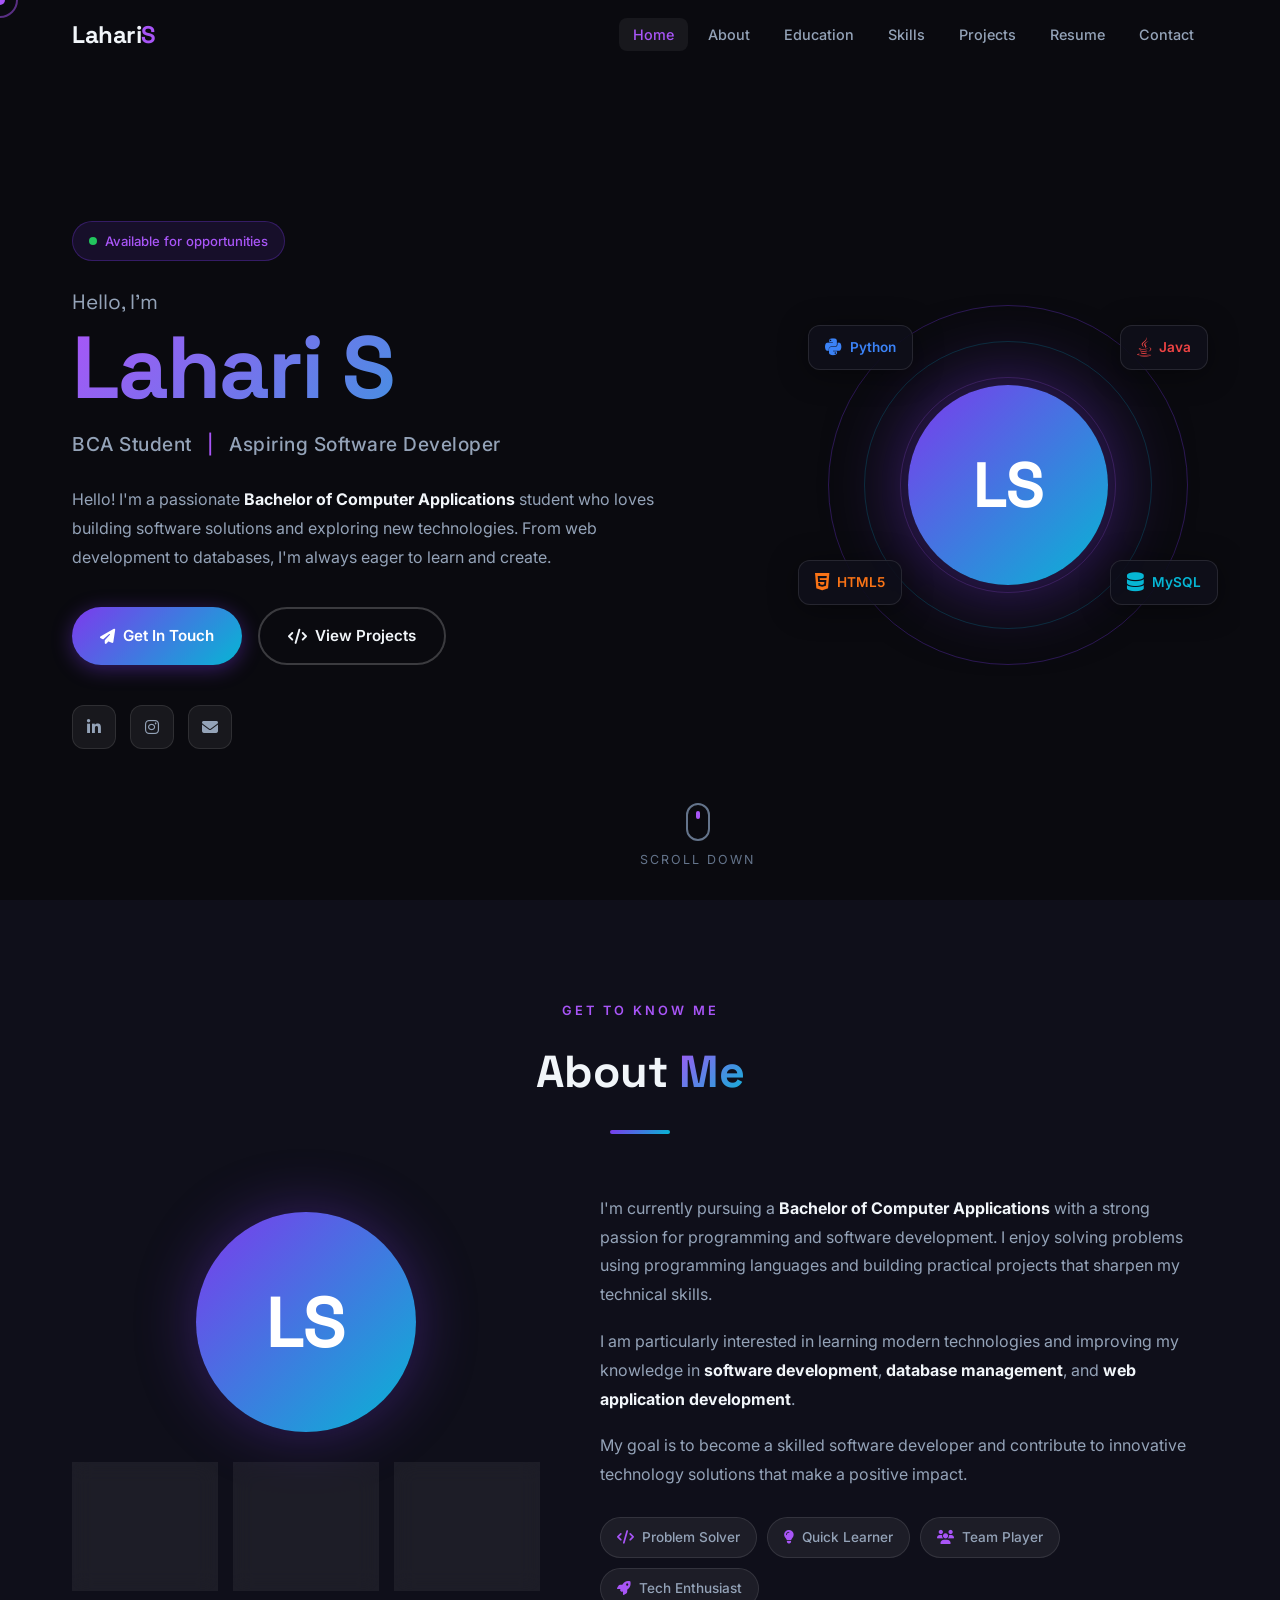
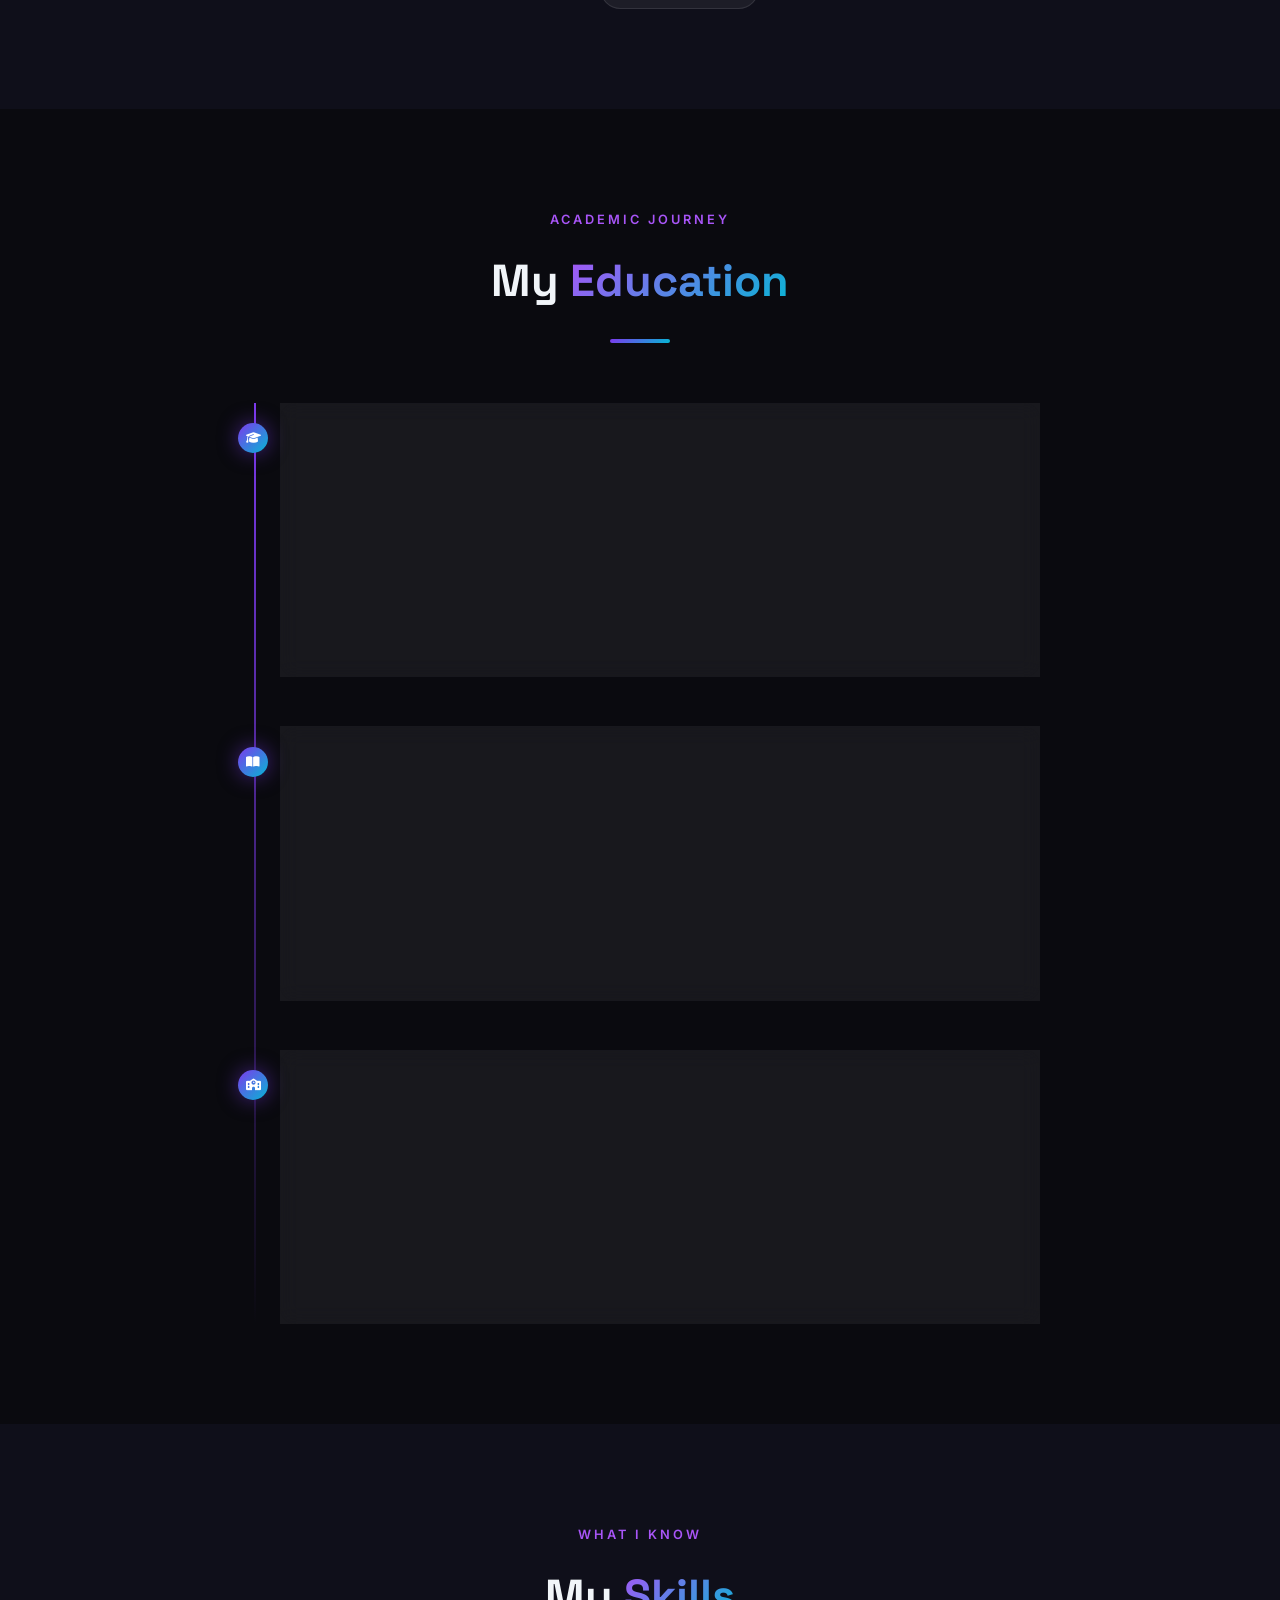
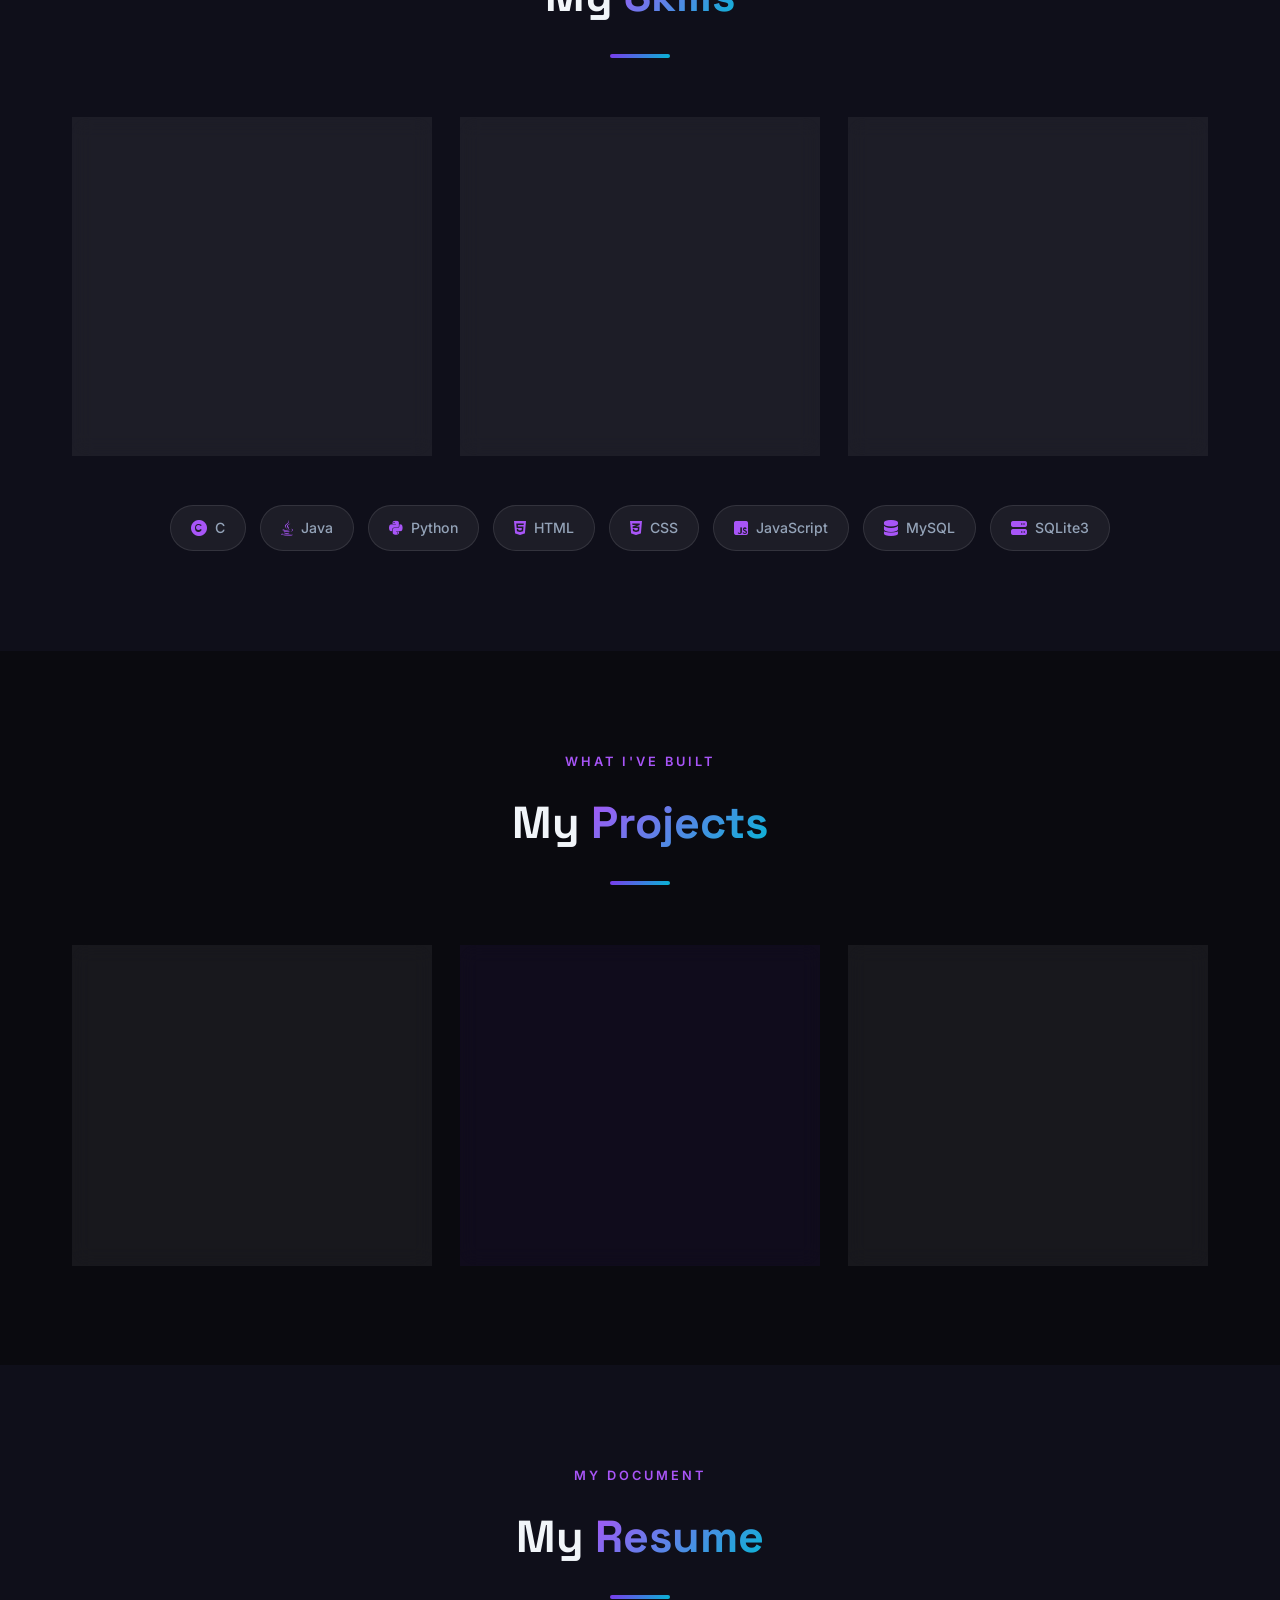
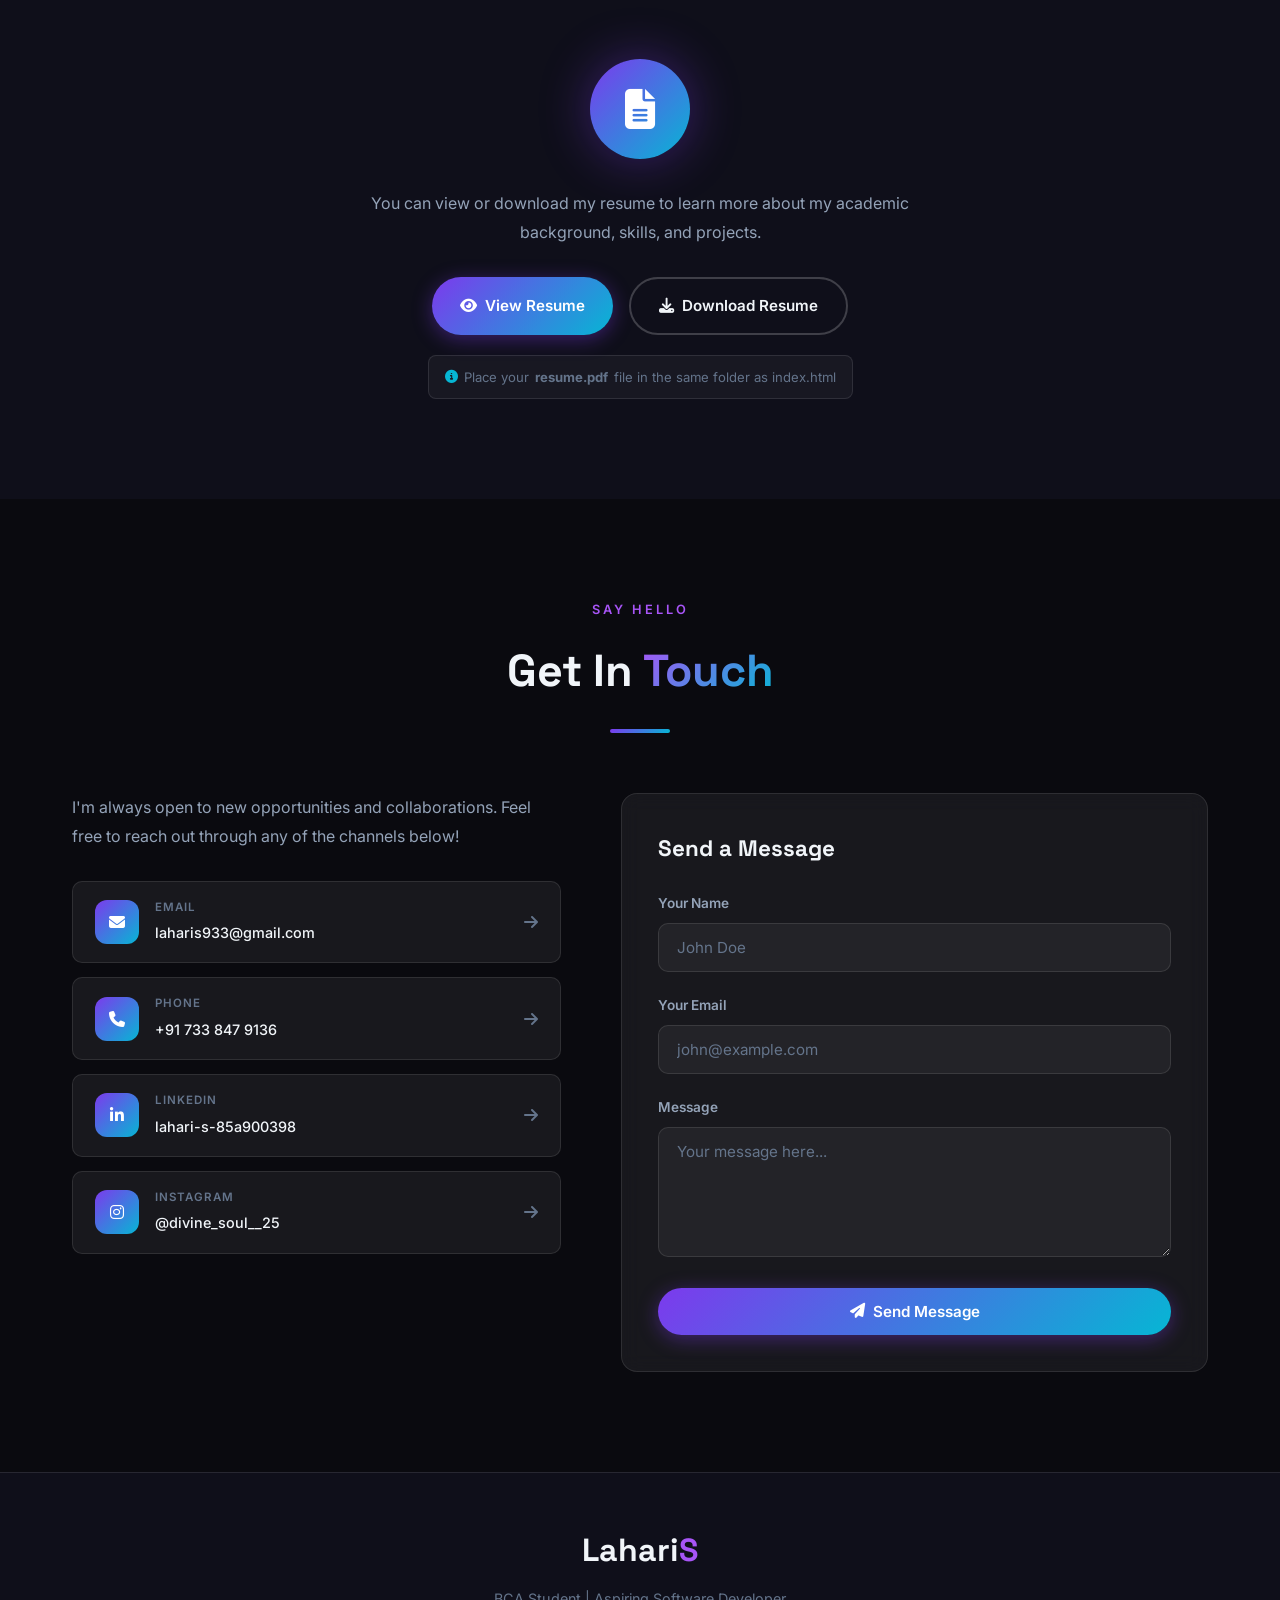
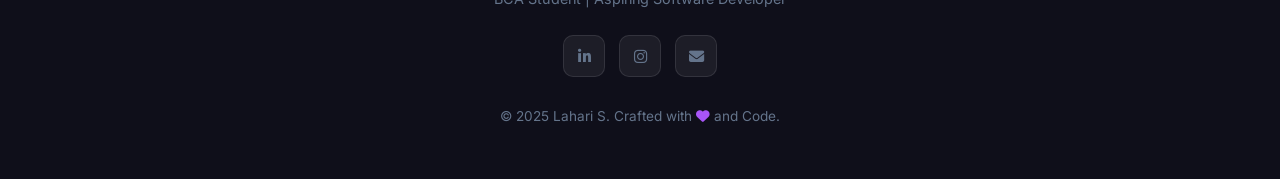
<file: index.html>
<!DOCTYPE html>
<html lang="en">
<head>
  <meta charset="UTF-8" />
  <meta name="viewport" content="width=device-width, initial-scale=1.0" />
  <meta name="description" content="Lahari S - BCA Student & Aspiring Software Developer. Portfolio showcasing skills in C, Java, Python, HTML, CSS, JavaScript, MySQL." />
  <title>Lahari S | Portfolio</title>
  <link rel="stylesheet" href="style.css" />
  <link rel="preconnect" href="https://fonts.googleapis.com" />
  <link rel="preconnect" href="https://fonts.gstatic.com" crossorigin />
  <link href="https://fonts.googleapis.com/css2?family=Inter:wght@300;400;500;600;700;800;900&family=Space+Grotesk:wght@400;500;600;700&display=swap" rel="stylesheet" />
  <link rel="stylesheet" href="https://cdnjs.cloudflare.com/ajax/libs/font-awesome/6.5.0/css/all.min.css" />
</head>
<body>

  <!-- ===== CURSOR ===== -->
  <div class="cursor" id="cursor"></div>
  <div class="cursor-follower" id="cursorFollower"></div>

  <!-- ===== LOADER ===== -->
  <div class="loader" id="loader">
    <div class="loader-content">
      <div class="loader-text">L<span>S</span></div>
      <div class="loader-bar"><div class="loader-fill"></div></div>
    </div>
  </div>

  <!-- ===== NAVBAR ===== -->
  <nav class="navbar" id="navbar">
    <div class="nav-container">
      <a href="#home" class="nav-logo">Lahari<span>S</span></a>
      <ul class="nav-menu" id="navMenu">
        <li><a href="#home" class="nav-link active" data-section="home">Home</a></li>
        <li><a href="#about" class="nav-link" data-section="about">About</a></li>
        <li><a href="#education" class="nav-link" data-section="education">Education</a></li>
        <li><a href="#skills" class="nav-link" data-section="skills">Skills</a></li>
        <li><a href="#projects" class="nav-link" data-section="projects">Projects</a></li>
        <li><a href="#resume" class="nav-link" data-section="resume">Resume</a></li>
        <li><a href="#contact" class="nav-link" data-section="contact">Contact</a></li>
      </ul>
      <button class="hamburger" id="hamburger" aria-label="Toggle menu">
        <span></span><span></span><span></span>
      </button>
    </div>
  </nav>

  <!-- ===== HOME ===== -->
  <section class="section home-section" id="home">
    <div class="particles" id="particles"></div>
    <div class="home-content">
      <div class="home-badge">
        <span class="badge-dot"></span>
        Available for opportunities
      </div>
      <h1 class="home-name">
        <span class="line-1">Hello, I'm</span>
        <span class="line-2 gradient-text">Lahari S</span>
      </h1>
      <p class="home-tagline">BCA Student <span class="separator">|</span> Aspiring Software Developer</p>
      <p class="home-intro">
        Hello! I'm a passionate <strong>Bachelor of Computer Applications</strong> student who loves building software solutions and exploring new technologies. From web development to databases, I'm always eager to learn and create.
      </p>
      <div class="home-cta">
        <a href="#contact" class="btn btn-primary">
          <i class="fas fa-paper-plane"></i> Get In Touch
        </a>
        <a href="#projects" class="btn btn-outline">
          <i class="fas fa-code"></i> View Projects
        </a>
      </div>
      <div class="home-socials">
        <a href="https://www.linkedin.com/in/lahari-s-85a900398" target="_blank" rel="noopener" class="social-link" aria-label="LinkedIn">
          <i class="fab fa-linkedin-in"></i>
        </a>
        <a href="https://instagram.com/divine_soul__25" target="_blank" rel="noopener" class="social-link" aria-label="Instagram">
          <i class="fab fa-instagram"></i>
        </a>
        <a href="mailto:laharis933@gmail.com" class="social-link" aria-label="Email">
          <i class="fas fa-envelope"></i>
        </a>
      </div>
    </div>
    <div class="home-visual">
      <div class="avatar-wrapper">
        <div class="avatar-ring ring-1"></div>
        <div class="avatar-ring ring-2"></div>
        <div class="avatar-ring ring-3"></div>
        <div class="avatar-blob">
          <div class="avatar-initials">LS</div>
        </div>
        <div class="floating-card card-1">
          <i class="fab fa-python"></i>
          <span>Python</span>
        </div>
        <div class="floating-card card-2">
          <i class="fab fa-java"></i>
          <span>Java</span>
        </div>
        <div class="floating-card card-3">
          <i class="fab fa-html5"></i>
          <span>HTML5</span>
        </div>
        <div class="floating-card card-4">
          <i class="fas fa-database"></i>
          <span>MySQL</span>
        </div>
      </div>
    </div>
    <div class="scroll-indicator">
      <div class="scroll-mouse"><div class="scroll-wheel"></div></div>
      <span>Scroll Down</span>
    </div>
  </section>

  <!-- ===== ABOUT ===== -->
  <section class="section about-section" id="about">
    <div class="container">
      <div class="section-header">
        <span class="section-label">Get To Know Me</span>
        <h2 class="section-title">About <span class="gradient-text">Me</span></h2>
        <div class="section-line"></div>
      </div>
      <div class="about-grid">
        <div class="about-visual reveal">
          <div class="about-card-wrapper">
            <div class="about-avatar-large">
              <div class="about-initials-lg">LS</div>
            </div>
            <div class="about-stats">
              <div class="stat-item">
                <span class="stat-num" data-target="3">0</span><span class="stat-plus">+</span>
                <span class="stat-label">Programming Languages</span>
              </div>
              <div class="stat-item">
                <span class="stat-num" data-target="3">0</span><span class="stat-plus">+</span>
                <span class="stat-label">Projects Built</span>
              </div>
              <div class="stat-item">
                <span class="stat-num" data-target="5">0</span><span class="stat-plus">+</span>
                <span class="stat-label">Technologies Learned</span>
              </div>
            </div>
          </div>
        </div>
        <div class="about-text reveal">
          <p>
            I'm currently pursuing a <strong>Bachelor of Computer Applications</strong> with a strong passion for programming and software development. I enjoy solving problems using programming languages and building practical projects that sharpen my technical skills.
          </p>
          <p>
            I am particularly interested in learning modern technologies and improving my knowledge in <strong>software development</strong>, <strong>database management</strong>, and <strong>web application development</strong>.
          </p>
          <p>
            My goal is to become a skilled software developer and contribute to innovative technology solutions that make a positive impact.
          </p>
          <div class="about-tags">
            <span class="tag"><i class="fas fa-code"></i> Problem Solver</span>
            <span class="tag"><i class="fas fa-lightbulb"></i> Quick Learner</span>
            <span class="tag"><i class="fas fa-users"></i> Team Player</span>
            <span class="tag"><i class="fas fa-rocket"></i> Tech Enthusiast</span>
          </div>
        </div>
      </div>
    </div>
  </section>

  <!-- ===== EDUCATION ===== -->
  <section class="section education-section" id="education">
    <div class="container">
      <div class="section-header">
        <span class="section-label">Academic Journey</span>
        <h2 class="section-title">My <span class="gradient-text">Education</span></h2>
        <div class="section-line"></div>
      </div>
      <div class="timeline">

        <div class="timeline-item reveal">
          <div class="timeline-icon">
            <i class="fas fa-graduation-cap"></i>
          </div>
          <div class="timeline-card">
            <div class="timeline-year">Current</div>
            <h3 class="timeline-degree">Bachelor of Computer Applications (BCA)</h3>
            <p class="timeline-institution"><i class="fas fa-university"></i> Akash Global College</p>
            <p class="timeline-desc">Pursuing a comprehensive BCA degree with focus on programming, software development, database management, and web technologies.</p>
            <div class="timeline-tags">
              <span>Programming</span>
              <span>Databases</span>
              <span>Web Dev</span>
            </div>
          </div>
        </div>

        <div class="timeline-item reveal">
          <div class="timeline-icon">
            <i class="fas fa-book-open"></i>
          </div>
          <div class="timeline-card">
            <div class="timeline-year">Pre-University</div>
            <h3 class="timeline-degree">Pre-University (PU) Course</h3>
            <p class="timeline-institution"><i class="fas fa-university"></i> Lakshya PU College</p>
            <p class="timeline-desc">Completed pre-university education building a strong academic foundation in science and mathematics.</p>
            <div class="timeline-tags">
              <span>Science</span>
              <span>Mathematics</span>
            </div>
          </div>
        </div>

        <div class="timeline-item reveal">
          <div class="timeline-icon">
            <i class="fas fa-school"></i>
          </div>
          <div class="timeline-card">
            <div class="timeline-year">10th Standard</div>
            <h3 class="timeline-degree">Secondary School Education (SSLC)</h3>
            <p class="timeline-institution"><i class="fas fa-university"></i> Vargu Jain Public School, Chintamani</p>
            <p class="timeline-desc">Completed 10th standard with a strong academic record, developing core fundamentals in science, mathematics, and languages.</p>
            <div class="timeline-tags">
              <span>SSLC</span>
              <span>Chintamani</span>
            </div>
          </div>
        </div>

      </div>
    </div>
  </section>

  <!-- ===== SKILLS ===== -->
  <section class="section skills-section" id="skills">
    <div class="container">
      <div class="section-header">
        <span class="section-label">What I Know</span>
        <h2 class="section-title">My <span class="gradient-text">Skills</span></h2>
        <div class="section-line"></div>
      </div>
      <div class="skills-grid">

        <div class="skills-category reveal">
          <div class="category-icon"><i class="fas fa-code"></i></div>
          <h3>Programming Languages</h3>
          <div class="skills-list">
            <div class="skill-item">
              <div class="skill-header">
                <span class="skill-name"><i class="fas fa-copyright"></i> C</span>
                <span class="skill-pct">80%</span>
              </div>
              <div class="skill-bar"><div class="skill-fill" data-width="80"></div></div>
            </div>
            <div class="skill-item">
              <div class="skill-header">
                <span class="skill-name"><i class="fab fa-java"></i> Java</span>
                <span class="skill-pct">75%</span>
              </div>
              <div class="skill-bar"><div class="skill-fill" data-width="75"></div></div>
            </div>
            <div class="skill-item">
              <div class="skill-header">
                <span class="skill-name"><i class="fab fa-python"></i> Python</span>
                <span class="skill-pct">78%</span>
              </div>
              <div class="skill-bar"><div class="skill-fill" data-width="78"></div></div>
            </div>
          </div>
        </div>

        <div class="skills-category reveal">
          <div class="category-icon"><i class="fas fa-globe"></i></div>
          <h3>Web Technologies</h3>
          <div class="skills-list">
            <div class="skill-item">
              <div class="skill-header">
                <span class="skill-name"><i class="fab fa-html5"></i> HTML</span>
                <span class="skill-pct">85%</span>
              </div>
              <div class="skill-bar"><div class="skill-fill" data-width="85"></div></div>
            </div>
            <div class="skill-item">
              <div class="skill-header">
                <span class="skill-name"><i class="fab fa-css3-alt"></i> CSS</span>
                <span class="skill-pct">80%</span>
              </div>
              <div class="skill-bar"><div class="skill-fill" data-width="80"></div></div>
            </div>
            <div class="skill-item">
              <div class="skill-header">
                <span class="skill-name"><i class="fab fa-js-square"></i> JavaScript</span>
                <span class="skill-pct">70%</span>
              </div>
              <div class="skill-bar"><div class="skill-fill" data-width="70"></div></div>
            </div>
          </div>
        </div>

        <div class="skills-category reveal">
          <div class="category-icon"><i class="fas fa-database"></i></div>
          <h3>Databases</h3>
          <div class="skills-list">
            <div class="skill-item">
              <div class="skill-header">
                <span class="skill-name"><i class="fas fa-database"></i> MySQL</span>
                <span class="skill-pct">75%</span>
              </div>
              <div class="skill-bar"><div class="skill-fill" data-width="75"></div></div>
            </div>
            <div class="skill-item">
              <div class="skill-header">
                <span class="skill-name"><i class="fas fa-server"></i> SQLite3</span>
                <span class="skill-pct">70%</span>
              </div>
              <div class="skill-bar"><div class="skill-fill" data-width="70"></div></div>
            </div>
          </div>
        </div>

      </div>

      <!-- Tech badge cloud -->
      <div class="tech-badges reveal">
        <span class="tech-badge"><i class="fas fa-copyright"></i> C</span>
        <span class="tech-badge"><i class="fab fa-java"></i> Java</span>
        <span class="tech-badge"><i class="fab fa-python"></i> Python</span>
        <span class="tech-badge"><i class="fab fa-html5"></i> HTML</span>
        <span class="tech-badge"><i class="fab fa-css3-alt"></i> CSS</span>
        <span class="tech-badge"><i class="fab fa-js-square"></i> JavaScript</span>
        <span class="tech-badge"><i class="fas fa-database"></i> MySQL</span>
        <span class="tech-badge"><i class="fas fa-server"></i> SQLite3</span>
      </div>
    </div>
  </section>

  <!-- ===== PROJECTS ===== -->
  <section class="section projects-section" id="projects">
    <div class="container">
      <div class="section-header">
        <span class="section-label">What I've Built</span>
        <h2 class="section-title">My <span class="gradient-text">Projects</span></h2>
        <div class="section-line"></div>
      </div>
      <div class="projects-grid">

        <div class="project-card reveal">
          <div class="project-top">
            <div class="project-icon"><i class="fas fa-users"></i></div>
            <div class="project-links">
              <a href="#" class="project-link" title="View Project"><i class="fas fa-external-link-alt"></i></a>
              <a href="#" class="project-link" title="Github"><i class="fab fa-github"></i></a>
            </div>
          </div>
          <h3 class="project-title">Student Management System</h3>
          <p class="project-desc">A simple system to manage student records using Java and MySQL. Features include adding, updating, deleting, and searching student data with a clean interface.</p>
          <div class="project-tech">
            <span><i class="fab fa-java"></i> Java</span>
            <span><i class="fas fa-database"></i> MySQL</span>
          </div>
        </div>

        <div class="project-card reveal featured">
          <div class="project-badge">Featured</div>
          <div class="project-top">
            <div class="project-icon"><i class="fas fa-user-circle"></i></div>
            <div class="project-links">
              <a href="#" class="project-link" title="View Project"><i class="fas fa-external-link-alt"></i></a>
              <a href="#" class="project-link" title="Github"><i class="fab fa-github"></i></a>
            </div>
          </div>
          <h3 class="project-title">Personal Portfolio Website</h3>
          <p class="project-desc">A responsive portfolio website built using HTML, CSS, JavaScript, and Flask. Features smooth animations, dynamic sections, and a modern dark design.</p>
          <div class="project-tech">
            <span><i class="fab fa-html5"></i> HTML</span>
            <span><i class="fab fa-css3-alt"></i> CSS</span>
            <span><i class="fab fa-js-square"></i> JS</span>
          </div>
        </div>

        <div class="project-card reveal">
          <div class="project-top">
            <div class="project-icon"><i class="fas fa-calculator"></i></div>
            <div class="project-links">
              <a href="#" class="project-link" title="View Project"><i class="fas fa-external-link-alt"></i></a>
              <a href="#" class="project-link" title="Github"><i class="fab fa-github"></i></a>
            </div>
          </div>
          <h3 class="project-title">Basic Calculator Application</h3>
          <p class="project-desc">A calculator program developed using Python. Supports all basic arithmetic operations with a user-friendly interface built from the ground up.</p>
          <div class="project-tech">
            <span><i class="fab fa-python"></i> Python</span>
          </div>
        </div>

      </div>
    </div>
  </section>

  <!-- ===== RESUME ===== -->
  <section class="section resume-section" id="resume">
    <div class="container">
      <div class="section-header">
        <span class="section-label">My Document</span>
        <h2 class="section-title">My <span class="gradient-text">Resume</span></h2>
        <div class="section-line"></div>
      </div>
      <div class="resume-content reveal">
        <div class="resume-icon-wrapper">
          <div class="resume-icon-bg">
            <i class="fas fa-file-alt"></i>
          </div>
        </div>
        <p class="resume-desc">
          You can view or download my resume to learn more about my academic background, skills, and projects.
        </p>
        <div class="resume-buttons">
          <a href="resume.pdf" target="_blank" rel="noopener" class="btn btn-primary" id="viewResumeBtn">
            <i class="fas fa-eye"></i> View Resume
          </a>
          <a href="resume.pdf" download="Lahari_S_Resume.pdf" class="btn btn-outline" id="downloadResumeBtn">
            <i class="fas fa-download"></i> Download Resume
          </a>
        </div>
        <p class="resume-note"><i class="fas fa-info-circle"></i> Place your <strong>resume.pdf</strong> file in the same folder as index.html</p>
      </div>
    </div>
  </section>

  <!-- ===== CONTACT ===== -->
  <section class="section contact-section" id="contact">
    <div class="container">
      <div class="section-header">
        <span class="section-label">Say Hello</span>
        <h2 class="section-title">Get In <span class="gradient-text">Touch</span></h2>
        <div class="section-line"></div>
      </div>
      <div class="contact-grid">
        <div class="contact-info reveal">
          <p class="contact-intro">I'm always open to new opportunities and collaborations. Feel free to reach out through any of the channels below!</p>
          <div class="contact-cards">
            <a href="mailto:laharis933@gmail.com" class="contact-card">
              <div class="contact-card-icon"><i class="fas fa-envelope"></i></div>
              <div class="contact-card-text">
                <span class="contact-card-label">Email</span>
                <span class="contact-card-value">laharis933@gmail.com</span>
              </div>
              <i class="fas fa-arrow-right contact-arrow"></i>
            </a>
            <a href="tel:7338479136" class="contact-card">
              <div class="contact-card-icon"><i class="fas fa-phone"></i></div>
              <div class="contact-card-text">
                <span class="contact-card-label">Phone</span>
                <span class="contact-card-value">+91 733 847 9136</span>
              </div>
              <i class="fas fa-arrow-right contact-arrow"></i>
            </a>
            <a href="https://www.linkedin.com/in/lahari-s-85a900398" target="_blank" rel="noopener" class="contact-card">
              <div class="contact-card-icon"><i class="fab fa-linkedin-in"></i></div>
              <div class="contact-card-text">
                <span class="contact-card-label">LinkedIn</span>
                <span class="contact-card-value">lahari-s-85a900398</span>
              </div>
              <i class="fas fa-arrow-right contact-arrow"></i>
            </a>
            <a href="https://instagram.com/divine_soul__25" target="_blank" rel="noopener" class="contact-card">
              <div class="contact-card-icon"><i class="fab fa-instagram"></i></div>
              <div class="contact-card-text">
                <span class="contact-card-label">Instagram</span>
                <span class="contact-card-value">@divine_soul__25</span>
              </div>
              <i class="fas fa-arrow-right contact-arrow"></i>
            </a>
          </div>
        </div>
        <div class="contact-form-wrapper reveal">
          <form class="contact-form" id="contactForm">
            <h3 class="form-title">Send a Message</h3>
            <div class="form-group">
              <label for="userName">Your Name</label>
              <input type="text" id="userName" name="name" placeholder="John Doe" required />
            </div>
            <div class="form-group">
              <label for="userEmail">Your Email</label>
              <input type="email" id="userEmail" name="email" placeholder="john@example.com" required />
            </div>
            <div class="form-group">
              <label for="userMessage">Message</label>
              <textarea id="userMessage" name="message" rows="5" placeholder="Your message here..." required></textarea>
            </div>
            <button type="submit" class="btn btn-primary btn-full" id="submitBtn">
              <i class="fas fa-paper-plane"></i> Send Message
            </button>
            <div class="form-success" id="formSuccess">
              <i class="fas fa-check-circle"></i> Thank you! I'll get back to you soon.
            </div>
          </form>
        </div>
      </div>
    </div>
  </section>

  <!-- ===== FOOTER ===== -->
  <footer class="footer">
    <div class="container">
      <div class="footer-content">
        <div class="footer-logo">Lahari<span>S</span></div>
        <p class="footer-tagline">BCA Student | Aspiring Software Developer</p>
        <div class="footer-socials">
          <a href="https://www.linkedin.com/in/lahari-s-85a900398" target="_blank" rel="noopener" aria-label="LinkedIn"><i class="fab fa-linkedin-in"></i></a>
          <a href="https://instagram.com/divine_soul__25" target="_blank" rel="noopener" aria-label="Instagram"><i class="fab fa-instagram"></i></a>
          <a href="mailto:laharis933@gmail.com" aria-label="Email"><i class="fas fa-envelope"></i></a>
        </div>
        <p class="footer-copy">&copy; 2025 Lahari S. Crafted with <i class="fas fa-heart"></i> and Code.</p>
      </div>
    </div>
  </footer>

  <!-- Back to top -->
  <button class="back-to-top" id="backToTop" aria-label="Back to top">
    <i class="fas fa-chevron-up"></i>
  </button>

  <script src="script.js"></script>
</body>
</html>
</file>
<file: style.css>
/* ============================================
   LAHARI S PORTFOLIO — STYLE.CSS
   Premium Dark Theme | Glassmorphism | Animations
   ============================================ */

/* ---------- CSS Variables ---------- */
:root {
  --bg-primary: #0a0a0f;
  --bg-secondary: #0f0f1a;
  --bg-card: rgba(255, 255, 255, 0.04);
  --bg-card-hover: rgba(255, 255, 255, 0.08);
  --glass: rgba(255, 255, 255, 0.06);
  --glass-border: rgba(255, 255, 255, 0.1);

  --accent-1: #7c3aed;
  --accent-2: #a855f7;
  --accent-3: #06b6d4;
  --accent-4: #818cf8;

  --gradient: linear-gradient(135deg, #7c3aed, #06b6d4);
  --gradient-text: linear-gradient(135deg, #a855f7 0%, #06b6d4 100%);
  --gradient-hover: linear-gradient(135deg, #06b6d4, #7c3aed);

  --text-primary: #f1f5f9;
  --text-secondary: #94a3b8;
  --text-muted: #64748b;

  --font-main: 'Inter', sans-serif;
  --font-display: 'Space Grotesk', sans-serif;

  --nav-height: 70px;
  --radius: 16px;
  --radius-sm: 10px;
  --transition: 0.3s cubic-bezier(0.4, 0, 0.2, 1);
  --shadow: 0 4px 30px rgba(0,0,0,0.4);
  --shadow-glow: 0 0 40px rgba(124, 58, 237, 0.25);
}

/* ---------- Reset & Base ---------- */
*, *::before, *::after { margin: 0; padding: 0; box-sizing: border-box; }

html {
  scroll-behavior: smooth;
  scroll-padding-top: var(--nav-height);
}

body {
  font-family: var(--font-main);
  background-color: var(--bg-primary);
  color: var(--text-primary);
  line-height: 1.7;
  overflow-x: hidden;
  cursor: none;
}

a { text-decoration: none; color: inherit; }
img { max-width: 100%; display: block; }
ul { list-style: none; }
button { cursor: pointer; border: none; outline: none; background: none; }
input, textarea { outline: none; font-family: var(--font-main); }

/* ---------- Scrollbar ---------- */
::-webkit-scrollbar { width: 6px; }
::-webkit-scrollbar-track { background: var(--bg-primary); }
::-webkit-scrollbar-thumb { background: var(--accent-1); border-radius: 10px; }
::-webkit-scrollbar-thumb:hover { background: var(--accent-2); }

/* ---------- Custom Cursor ---------- */
.cursor {
  width: 10px; height: 10px;
  background: var(--accent-2);
  border-radius: 50%;
  position: fixed; pointer-events: none; z-index: 10000;
  transform: translate(-50%, -50%);
  transition: transform 0.1s, background 0.2s;
}
.cursor-follower {
  width: 36px; height: 36px;
  border: 2px solid rgba(168, 85, 247, 0.5);
  border-radius: 50%;
  position: fixed; pointer-events: none; z-index: 9999;
  transform: translate(-50%, -50%);
  transition: all 0.15s ease;
}
body:has(a:hover) .cursor, body:has(button:hover) .cursor { transform: translate(-50%, -50%) scale(1.6); }
body:has(a:hover) .cursor-follower, body:has(button:hover) .cursor-follower { transform: translate(-50%, -50%) scale(1.4); border-color: var(--accent-3); }

/* ---------- Loader ---------- */
.loader {
  position: fixed; inset: 0;
  background: var(--bg-primary);
  z-index: 9998;
  display: flex; align-items: center; justify-content: center;
  transition: opacity 0.6s, visibility 0.6s;
}
.loader.hidden { opacity: 0; visibility: hidden; }
.loader-content { text-align: center; }
.loader-text {
  font-family: var(--font-display);
  font-size: 3.5rem; font-weight: 800;
  color: var(--text-primary); margin-bottom: 20px;
}
.loader-text span { color: var(--accent-2); }
.loader-bar {
  width: 200px; height: 3px;
  background: rgba(255,255,255,0.1);
  border-radius: 99px; overflow: hidden; margin: 0 auto;
}
.loader-fill {
  height: 100%;
  background: var(--gradient);
  border-radius: 99px;
  animation: loadFill 1.5s ease-in-out forwards;
}
@keyframes loadFill { from { width: 0; } to { width: 100%; } }

/* ---------- Utility ---------- */
.container { max-width: 1200px; margin: 0 auto; padding: 0 2rem; }
.gradient-text { background: var(--gradient-text); -webkit-background-clip: text; -webkit-text-fill-color: transparent; background-clip: text; }

.btn {
  display: inline-flex; align-items: center; gap: 8px;
  padding: 14px 28px; border-radius: 50px;
  font-size: 0.95rem; font-weight: 600; font-family: var(--font-main);
  transition: var(--transition); cursor: pointer; position: relative; overflow: hidden;
}
.btn::before {
  content: ''; position: absolute; inset: 0;
  background: rgba(255,255,255,0.1);
  transform: translateX(-100%); transition: transform 0.3s;
}
.btn:hover::before { transform: translateX(0); }

.btn-primary {
  background: var(--gradient); color: #fff; border: none;
  box-shadow: 0 4px 20px rgba(124, 58, 237, 0.4);
}
.btn-primary:hover { transform: translateY(-3px); box-shadow: 0 8px 30px rgba(124, 58, 237, 0.6); }

.btn-outline {
  background: transparent; color: var(--text-primary);
  border: 2px solid rgba(255,255,255,0.2);
}
.btn-outline:hover { border-color: var(--accent-2); color: var(--accent-2); transform: translateY(-3px); }

.btn-full { width: 100%; justify-content: center; }

.section {
  padding: 100px 0;
  position: relative;
}

.section-header { text-align: center; margin-bottom: 60px; }
.section-label {
  font-size: 0.8rem; font-weight: 600; letter-spacing: 3px;
  text-transform: uppercase; color: var(--accent-2);
  display: block; margin-bottom: 12px;
}
.section-title {
  font-family: var(--font-display);
  font-size: clamp(2rem, 4vw, 2.8rem); font-weight: 700;
  color: var(--text-primary); margin-bottom: 20px;
}
.section-line {
  width: 60px; height: 4px;
  background: var(--gradient);
  border-radius: 99px; margin: 0 auto;
}

/* ---------- Reveal Animation ---------- */
.reveal {
  opacity: 0; transform: translateY(40px);
  transition: opacity 0.7s ease, transform 0.7s ease;
}
.reveal.visible { opacity: 1; transform: translateY(0); }

/* ================================================
   NAVBAR
   ================================================ */
.navbar {
  position: fixed; top: 0; left: 0; right: 0;
  height: var(--nav-height); z-index: 1000;
  transition: var(--transition);
}
.navbar.scrolled {
  background: rgba(10, 10, 15, 0.85);
  backdrop-filter: blur(20px);
  border-bottom: 1px solid var(--glass-border);
  box-shadow: 0 4px 30px rgba(0,0,0,0.3);
}

.nav-container {
  max-width: 1200px; margin: 0 auto; padding: 0 2rem;
  height: 100%; display: flex; align-items: center; justify-content: space-between;
}
.nav-logo {
  font-family: var(--font-display); font-size: 1.5rem; font-weight: 800;
  color: var(--text-primary); letter-spacing: -0.5px;
}
.nav-logo span { color: var(--accent-2); }

.nav-menu { display: flex; gap: 6px; }
.nav-link {
  padding: 8px 14px; border-radius: 8px;
  font-size: 0.9rem; font-weight: 500; color: var(--text-secondary);
  transition: var(--transition); position: relative;
}
.nav-link:hover, .nav-link.active {
  color: var(--text-primary);
  background: var(--glass);
}
.nav-link.active { color: var(--accent-2); }

.hamburger {
  display: none; flex-direction: column; gap: 5px; padding: 6px;
}
.hamburger span {
  display: block; width: 24px; height: 2px;
  background: var(--text-primary); border-radius: 99px;
  transition: var(--transition);
}
.hamburger.open span:nth-child(1) { transform: translateY(7px) rotate(45deg); }
.hamburger.open span:nth-child(2) { opacity: 0; }
.hamburger.open span:nth-child(3) { transform: translateY(-7px) rotate(-45deg); }

/* ================================================
   HOME / HERO
   ================================================ */
.home-section {
  min-height: 100vh;
  display: flex; align-items: center; justify-content: space-between;
  gap: 40px; padding: 0 2rem; max-width: 1200px; margin: 0 auto;
  padding-top: var(--nav-height); overflow: hidden;
  position: relative;
}

/* Particles */
.particles { position: absolute; inset: 0; pointer-events: none; overflow: hidden; z-index: 0; }
.particle {
  position: absolute; border-radius: 50%;
  background: radial-gradient(circle, rgba(124,58,237,0.6), transparent);
  animation: floatParticle linear infinite;
}
@keyframes floatParticle {
  0% { transform: translateY(100vh) scale(0); opacity: 0; }
  10% { opacity: 1; }
  90% { opacity: 0.5; }
  100% { transform: translateY(-100px) scale(1); opacity: 0; }
}

.home-content { flex: 1; max-width: 600px; position: relative; z-index: 2; }
.home-visual { flex: 0 0 400px; position: relative; z-index: 2; }

.home-badge {
  display: inline-flex; align-items: center; gap: 8px;
  padding: 8px 16px; border-radius: 50px;
  background: rgba(124,58,237,0.12); border: 1px solid rgba(124,58,237,0.3);
  font-size: 0.82rem; font-weight: 500; color: var(--accent-2);
  margin-bottom: 24px; animation: fadeDown 0.8s ease both;
}
.badge-dot {
  width: 8px; height: 8px; background: #22c55e;
  border-radius: 50%; animation: pulseDot 2s infinite;
}
@keyframes pulseDot {
  0%, 100% { box-shadow: 0 0 0 0 rgba(34,197,94,0.4); }
  50% { box-shadow: 0 0 0 6px rgba(34,197,94,0); }
}

.home-name { font-family: var(--font-display); margin-bottom: 16px; }
.line-1 {
  display: block; font-size: clamp(1rem, 2.5vw, 1.3rem);
  font-weight: 400; color: var(--text-secondary); margin-bottom: 4px;
  animation: fadeDown 0.8s 0.1s ease both;
}
.line-2 {
  display: block; font-size: clamp(3rem, 7vw, 5.5rem);
  font-weight: 900; line-height: 1; letter-spacing: -2px;
  animation: fadeDown 0.8s 0.2s ease both;
}

.home-tagline {
  font-size: clamp(1rem, 2.5vw, 1.2rem); color: var(--text-secondary);
  margin-bottom: 24px; font-weight: 500; letter-spacing: 0.5px;
  animation: fadeDown 0.8s 0.3s ease both;
}
.separator { margin: 0 10px; color: var(--accent-2); }

.home-intro {
  font-size: 1rem; color: var(--text-secondary); line-height: 1.8;
  margin-bottom: 36px;
  animation: fadeDown 0.8s 0.4s ease both;
}
.home-intro strong { color: var(--text-primary); }

.home-cta { display: flex; gap: 16px; flex-wrap: wrap; margin-bottom: 40px; animation: fadeDown 0.8s 0.5s ease both; }

.home-socials { display: flex; gap: 14px; animation: fadeDown 0.8s 0.6s ease both; }
.social-link {
  width: 44px; height: 44px; border-radius: 12px;
  background: var(--glass); border: 1px solid var(--glass-border);
  display: flex; align-items: center; justify-content: center;
  color: var(--text-secondary); font-size: 1rem;
  transition: var(--transition);
}
.social-link:hover {
  background: var(--gradient); color: #fff; border-color: transparent;
  transform: translateY(-4px); box-shadow: 0 8px 20px rgba(124,58,237,0.4);
}

/* Avatar */
.avatar-wrapper {
  position: relative; width: 360px; height: 360px;
  display: flex; align-items: center; justify-content: center;
  margin: 0 auto;
  animation: fadeDown 0.8s 0.3s ease both;
}
.avatar-ring {
  position: absolute; border-radius: 50%; border: 1px solid;
  animation: rotateSlow linear infinite;
}
.ring-1 {
  width: 100%; height: 100%;
  border-color: rgba(124,58,237,0.3);
  animation-duration: 20s;
}
.ring-2 {
  width: 80%; height: 80%;
  border-color: rgba(6,182,212,0.2);
  animation-duration: 15s; animation-direction: reverse;
}
.ring-3 {
  width: 60%; height: 60%;
  border-color: rgba(168,85,247,0.2);
  animation-duration: 10s;
}
@keyframes rotateSlow { from { transform: rotate(0deg); } to { transform: rotate(360deg); } }

.avatar-blob {
  width: 200px; height: 200px; border-radius: 50%;
  background: var(--gradient);
  display: flex; align-items: center; justify-content: center;
  box-shadow: 0 0 80px rgba(124,58,237,0.5);
  animation: pulseBlob 4s ease-in-out infinite;
}
@keyframes pulseBlob {
  0%, 100% { transform: scale(1); }
  50% { transform: scale(1.05); }
}
.avatar-initials {
  font-family: var(--font-display); font-size: 4rem; font-weight: 900;
  color: #fff; letter-spacing: -2px;
}

/* Floating tech cards */
.floating-card {
  position: absolute;
  background: rgba(15, 15, 26, 0.9);
  border: 1px solid var(--glass-border);
  backdrop-filter: blur(20px);
  border-radius: 12px; padding: 10px 16px;
  display: flex; align-items: center; gap: 8px;
  font-size: 0.85rem; font-weight: 600; color: var(--text-primary);
  box-shadow: var(--shadow);
  animation: float 3s ease-in-out infinite;
}
.floating-card i { font-size: 1.2rem; }
.card-1 { top: 20px; left: -20px; animation-delay: 0s; color: #3b82f6; }
.card-2 { top: 20px; right: -20px; animation-delay: 0.5s; color: #ef4444; }
.card-3 { bottom: 60px; left: -30px; animation-delay: 1s; color: #f97316; }
.card-4 { bottom: 60px; right: -30px; animation-delay: 1.5s; color: #06b6d4; }
@keyframes float {
  0%, 100% { transform: translateY(0); }
  50% { transform: translateY(-10px); }
}

.scroll-indicator {
  position: absolute; bottom: 30px; left: 50%; transform: translateX(-50%);
  display: flex; flex-direction: column; align-items: center; gap: 8px;
  color: var(--text-muted); font-size: 0.78rem; letter-spacing: 2px;
  text-transform: uppercase; animation: fadeUp 1s 1s ease both;
}
.scroll-mouse {
  width: 24px; height: 38px; border: 2px solid var(--text-muted);
  border-radius: 12px; display: flex; justify-content: center; padding-top: 6px;
}
.scroll-wheel {
  width: 4px; height: 8px; background: var(--accent-2);
  border-radius: 99px; animation: scrollWheel 2s infinite;
}
@keyframes scrollWheel {
  0% { transform: translateY(0); opacity: 1; }
  100% { transform: translateY(12px); opacity: 0; }
}

/* Keyframes */
@keyframes fadeDown { from { opacity: 0; transform: translateY(-20px); } to { opacity: 1; transform: translateY(0); } }
@keyframes fadeUp   { from { opacity: 0; transform: translateY(20px);  } to { opacity: 1; transform: translateY(0); } }

/* ================================================
   ABOUT
   ================================================ */
.about-section { background: var(--bg-secondary); }
.about-grid {
  display: grid; grid-template-columns: 1fr 1.3fr; gap: 60px; align-items: center;
}
.about-card-wrapper { position: relative; }

.about-avatar-large {
  width: 220px; height: 220px; border-radius: 50%;
  background: var(--gradient);
  display: flex; align-items: center; justify-content: center;
  margin: 0 auto 30px;
  box-shadow: 0 0 60px rgba(124,58,237,0.35);
}
.about-initials-lg {
  font-family: var(--font-display); font-size: 4.5rem; font-weight: 900;
  color: #fff; letter-spacing: -2px;
}

.about-stats {
  display: grid; grid-template-columns: repeat(3, 1fr); gap: 16px;
}
.stat-item {
  background: var(--glass); border: 1px solid var(--glass-border);
  border-radius: var(--radius-sm); padding: 18px 12px;
  text-align: center; backdrop-filter: blur(10px);
  transition: var(--transition);
}
.stat-item:hover { background: var(--bg-card-hover); transform: translateY(-4px); }
.stat-num {
  font-family: var(--font-display); font-size: 2rem; font-weight: 800;
  background: var(--gradient-text); -webkit-background-clip: text;
  -webkit-text-fill-color: transparent; background-clip: text;
}
.stat-plus { font-size: 1.2rem; font-weight: 700; color: var(--accent-2); }
.stat-label {
  display: block; font-size: 0.72rem; color: var(--text-muted);
  margin-top: 6px; line-height: 1.3;
}

.about-text p {
  color: var(--text-secondary); margin-bottom: 18px; font-size: 1rem; line-height: 1.8;
}
.about-text strong { color: var(--text-primary); }

.about-tags { display: flex; flex-wrap: wrap; gap: 10px; margin-top: 28px; }
.tag {
  padding: 8px 16px; border-radius: 50px;
  background: var(--glass); border: 1px solid var(--glass-border);
  font-size: 0.85rem; font-weight: 500; color: var(--text-secondary);
  display: flex; align-items: center; gap: 8px;
  transition: var(--transition);
}
.tag i { color: var(--accent-2); }
.tag:hover { background: rgba(124,58,237,0.12); border-color: rgba(124,58,237,0.3); color: var(--text-primary); }

/* ================================================
   EDUCATION / TIMELINE
   ================================================ */
.education-section { background: var(--bg-primary); }

.timeline {
  position: relative; max-width: 800px; margin: 0 auto;
  padding-left: 40px;
}
.timeline::before {
  content: ''; position: absolute;
  left: 14px; top: 0; bottom: 0; width: 2px;
  background: linear-gradient(to bottom, var(--accent-1), transparent);
}

.timeline-item {
  position: relative; margin-bottom: 50px;
}
.timeline-item:last-child { margin-bottom: 0; }

.timeline-icon {
  position: absolute; left: -42px; top: 20px;
  width: 30px; height: 30px; border-radius: 50%;
  background: var(--gradient);
  display: flex; align-items: center; justify-content: center;
  font-size: 0.75rem; color: #fff;
  box-shadow: 0 0 20px rgba(124,58,237,0.5);
  z-index: 1;
}

.timeline-card {
  background: var(--glass); border: 1px solid var(--glass-border);
  border-radius: var(--radius); padding: 28px;
  backdrop-filter: blur(10px); transition: var(--transition);
}
.timeline-card:hover {
  background: var(--bg-card-hover);
  border-color: rgba(124,58,237,0.3);
  transform: translateX(8px);
  box-shadow: var(--shadow-glow);
}

.timeline-year {
  display: inline-block; padding: 4px 12px; border-radius: 50px;
  background: rgba(124,58,237,0.15); color: var(--accent-2);
  font-size: 0.78rem; font-weight: 600; margin-bottom: 12px;
}
.timeline-degree {
  font-family: var(--font-display); font-size: 1.2rem; font-weight: 700;
  color: var(--text-primary); margin-bottom: 8px;
}
.timeline-institution {
  color: var(--accent-3); font-size: 0.9rem; font-weight: 500;
  display: flex; align-items: center; gap: 6px; margin-bottom: 12px;
}
.timeline-desc { color: var(--text-secondary); font-size: 0.92rem; line-height: 1.7; margin-bottom: 16px; }
.timeline-tags { display: flex; gap: 8px; flex-wrap: wrap; }
.timeline-tags span {
  padding: 4px 12px; border-radius: 50px;
  background: rgba(6,182,212,0.1); border: 1px solid rgba(6,182,212,0.2);
  color: var(--accent-3); font-size: 0.78rem; font-weight: 500;
}

/* ================================================
   SKILLS
   ================================================ */
.skills-section { background: var(--bg-secondary); }

.skills-grid {
  display: grid; grid-template-columns: repeat(3, 1fr); gap: 28px; margin-bottom: 50px;
}
.skills-category {
  background: var(--glass); border: 1px solid var(--glass-border);
  border-radius: var(--radius); padding: 32px;
  backdrop-filter: blur(10px); transition: var(--transition);
}
.skills-category:hover {
  background: var(--bg-card-hover); transform: translateY(-6px); box-shadow: var(--shadow-glow);
}
.category-icon {
  width: 52px; height: 52px; border-radius: 14px;
  background: var(--gradient);
  display: flex; align-items: center; justify-content: center;
  font-size: 1.3rem; color: #fff; margin-bottom: 18px;
}
.skills-category h3 {
  font-family: var(--font-display); font-size: 1.1rem; font-weight: 700;
  color: var(--text-primary); margin-bottom: 20px;
}

.skills-list { display: flex; flex-direction: column; gap: 18px; }
.skill-header { display: flex; justify-content: space-between; margin-bottom: 8px; }
.skill-name { display: flex; align-items: center; gap: 8px; font-size: 0.9rem; font-weight: 500; color: var(--text-secondary); }
.skill-name i { color: var(--accent-2); }
.skill-pct { font-size: 0.82rem; font-weight: 600; color: var(--accent-2); }
.skill-bar {
  height: 6px; background: rgba(255,255,255,0.08);
  border-radius: 99px; overflow: hidden;
}
.skill-fill {
  height: 100%; background: var(--gradient);
  border-radius: 99px; width: 0;
  transition: width 1.2s cubic-bezier(0.4, 0, 0.2, 1);
}

/* Tech badges */
.tech-badges {
  display: flex; flex-wrap: wrap; justify-content: center; gap: 14px;
}
.tech-badge {
  display: inline-flex; align-items: center; gap: 8px;
  padding: 10px 20px; border-radius: 50px;
  background: var(--glass); border: 1px solid var(--glass-border);
  font-size: 0.88rem; font-weight: 500; color: var(--text-secondary);
  transition: var(--transition); cursor: default;
}
.tech-badge i { color: var(--accent-2); font-size: 1rem; }
.tech-badge:hover {
  background: rgba(124,58,237,0.12); border-color: rgba(124,58,237,0.4);
  color: var(--text-primary); transform: translateY(-3px) scale(1.02);
}

/* ================================================
   PROJECTS
   ================================================ */
.projects-section { background: var(--bg-primary); }

.projects-grid {
  display: grid; grid-template-columns: repeat(3, 1fr); gap: 28px;
}
.project-card {
  background: var(--glass); border: 1px solid var(--glass-border);
  border-radius: var(--radius); padding: 28px;
  backdrop-filter: blur(10px); transition: var(--transition);
  position: relative; overflow: hidden;
}
.project-card::before {
  content: ''; position: absolute; top: 0; left: 0; right: 0; height: 3px;
  background: var(--gradient); transform: scaleX(0); transition: transform 0.3s;
}
.project-card:hover::before { transform: scaleX(1); }
.project-card:hover {
  background: var(--bg-card-hover);
  border-color: rgba(124,58,237,0.3);
  transform: translateY(-8px);
  box-shadow: var(--shadow-glow);
}

.project-card.featured {
  border-color: rgba(124,58,237,0.4);
  background: rgba(124,58,237,0.06);
}
.project-badge {
  position: absolute; top: 16px; right: 16px;
  padding: 4px 12px; border-radius: 50px;
  background: var(--gradient); color: #fff;
  font-size: 0.72rem; font-weight: 700; letter-spacing: 0.5px;
}

.project-top {
  display: flex; justify-content: space-between; align-items: flex-start;
  margin-bottom: 20px;
}
.project-icon {
  width: 52px; height: 52px; border-radius: 14px;
  background: var(--gradient);
  display: flex; align-items: center; justify-content: center;
  font-size: 1.3rem; color: #fff;
}
.project-links { display: flex; gap: 8px; }
.project-link {
  width: 36px; height: 36px; border-radius: 10px;
  background: var(--glass); border: 1px solid var(--glass-border);
  display: flex; align-items: center; justify-content: center;
  color: var(--text-muted); font-size: 0.85rem;
  transition: var(--transition);
}
.project-link:hover { background: var(--gradient); color: #fff; border-color: transparent; }

.project-title {
  font-family: var(--font-display); font-size: 1.15rem; font-weight: 700;
  color: var(--text-primary); margin-bottom: 10px;
}
.project-desc { color: var(--text-secondary); font-size: 0.9rem; line-height: 1.7; margin-bottom: 20px; }
.project-tech { display: flex; gap: 8px; flex-wrap: wrap; }
.project-tech span {
  display: flex; align-items: center; gap: 5px;
  padding: 4px 12px; border-radius: 50px;
  background: rgba(6,182,212,0.1); border: 1px solid rgba(6,182,212,0.2);
  color: var(--accent-3); font-size: 0.78rem; font-weight: 500;
}

/* ================================================
   RESUME
   ================================================ */
.resume-section { background: var(--bg-secondary); }

.resume-content {
  max-width: 600px; margin: 0 auto; text-align: center;
}
.resume-icon-wrapper { margin-bottom: 30px; }
.resume-icon-bg {
  width: 100px; height: 100px; border-radius: 50%;
  background: var(--gradient); margin: 0 auto;
  display: flex; align-items: center; justify-content: center;
  font-size: 2.5rem; color: #fff;
  box-shadow: 0 0 50px rgba(124,58,237,0.4);
  animation: pulseBlob 4s ease-in-out infinite;
}
.resume-desc {
  color: var(--text-secondary); font-size: 1rem; line-height: 1.8;
  margin-bottom: 30px;
}
.resume-buttons { display: flex; gap: 16px; justify-content: center; flex-wrap: wrap; margin-bottom: 20px; }
.resume-note {
  font-size: 0.82rem; color: var(--text-muted);
  background: rgba(255,255,255,0.04);
  border: 1px solid var(--glass-border);
  border-radius: 8px; padding: 10px 16px;
  display: inline-flex; align-items: center; gap: 6px;
}
.resume-note i { color: var(--accent-3); }

/* ================================================
   CONTACT
   ================================================ */
.contact-section { background: var(--bg-primary); }

.contact-grid {
  display: grid; grid-template-columns: 1fr 1.2fr; gap: 60px; align-items: start;
}
.contact-intro {
  color: var(--text-secondary); font-size: 1rem; line-height: 1.8; margin-bottom: 30px;
}
.contact-cards { display: flex; flex-direction: column; gap: 14px; }
.contact-card {
  display: flex; align-items: center; gap: 16px;
  padding: 16px 22px; border-radius: var(--radius-sm);
  background: var(--glass); border: 1px solid var(--glass-border);
  transition: var(--transition);
}
.contact-card:hover {
  background: var(--bg-card-hover);
  border-color: rgba(124,58,237,0.3);
  transform: translateX(8px);
  box-shadow: var(--shadow-glow);
}
.contact-card-icon {
  width: 44px; height: 44px; border-radius: 12px;
  background: var(--gradient);
  display: flex; align-items: center; justify-content: center;
  font-size: 1rem; color: #fff; flex-shrink: 0;
}
.contact-card-text { flex: 1; }
.contact-card-label {
  display: block; font-size: 0.72rem; font-weight: 600;
  letter-spacing: 1px; text-transform: uppercase; color: var(--text-muted); margin-bottom: 2px;
}
.contact-card-value {
  font-size: 0.9rem; font-weight: 500; color: var(--text-primary);
}
.contact-arrow { color: var(--text-muted); transition: var(--transition); }
.contact-card:hover .contact-arrow { color: var(--accent-2); transform: translateX(4px); }

/* Contact Form */
.contact-form-wrapper {
  background: var(--glass); border: 1px solid var(--glass-border);
  border-radius: var(--radius); padding: 36px;
  backdrop-filter: blur(10px);
}
.form-title {
  font-family: var(--font-display); font-size: 1.4rem; font-weight: 700;
  color: var(--text-primary); margin-bottom: 24px;
}
.form-group { margin-bottom: 22px; }
.form-group label {
  display: block; font-size: 0.85rem; font-weight: 600;
  color: var(--text-secondary); margin-bottom: 8px;
}
.form-group input,
.form-group textarea {
  width: 100%; padding: 14px 18px; border-radius: var(--radius-sm);
  background: rgba(255,255,255,0.05); border: 1px solid var(--glass-border);
  color: var(--text-primary); font-size: 0.95rem;
  transition: var(--transition);
}
.form-group input:focus,
.form-group textarea:focus {
  border-color: var(--accent-1); background: rgba(124,58,237,0.06);
  box-shadow: 0 0 0 3px rgba(124,58,237,0.15);
}
.form-group input::placeholder, .form-group textarea::placeholder { color: var(--text-muted); }
.form-group textarea { resize: vertical; min-height: 130px; }

.form-success {
  display: none; align-items: center; gap: 8px;
  padding: 14px 18px; border-radius: var(--radius-sm);
  background: rgba(34,197,94,0.1); border: 1px solid rgba(34,197,94,0.3);
  color: #22c55e; font-size: 0.9rem; font-weight: 500;
  margin-top: 16px;
}
.form-success.show { display: flex; }

/* ================================================
   FOOTER
   ================================================ */
.footer {
  background: var(--bg-secondary);
  border-top: 1px solid var(--glass-border);
  padding: 50px 0;
}
.footer-content { text-align: center; }
.footer-logo {
  font-family: var(--font-display); font-size: 2rem; font-weight: 800;
  color: var(--text-primary); margin-bottom: 10px;
}
.footer-logo span { color: var(--accent-2); }
.footer-tagline { color: var(--text-muted); font-size: 0.9rem; margin-bottom: 24px; }
.footer-socials {
  display: flex; justify-content: center; gap: 14px; margin-bottom: 28px;
}
.footer-socials a {
  width: 42px; height: 42px; border-radius: 10px;
  background: var(--glass); border: 1px solid var(--glass-border);
  display: flex; align-items: center; justify-content: center;
  color: var(--text-muted); font-size: 0.95rem;
  transition: var(--transition);
}
.footer-socials a:hover {
  background: var(--gradient); color: #fff; border-color: transparent;
  transform: translateY(-4px);
}
.footer-copy {
  color: var(--text-muted); font-size: 0.85rem;
}
.footer-copy i { color: var(--accent-2); }

/* ================================================
   BACK TO TOP
   ================================================ */
.back-to-top {
  position: fixed; bottom: 30px; right: 30px;
  width: 48px; height: 48px; border-radius: 14px;
  background: var(--gradient); color: #fff;
  display: flex; align-items: center; justify-content: center;
  font-size: 1rem; cursor: pointer;
  box-shadow: 0 4px 20px rgba(124,58,237,0.5);
  opacity: 0; visibility: hidden;
  transition: var(--transition); z-index: 500;
}
.back-to-top.show { opacity: 1; visibility: visible; }
.back-to-top:hover { transform: translateY(-4px); box-shadow: 0 8px 30px rgba(124,58,237,0.7); }

/* ================================================
   RESPONSIVE
   ================================================ */
@media (max-width: 1024px) {
  .home-visual { flex: 0 0 300px; }
  .avatar-wrapper { width: 280px; height: 280px; }
  .skills-grid { grid-template-columns: repeat(2, 1fr); }
  .projects-grid { grid-template-columns: repeat(2, 1fr); }
}

@media (max-width: 768px) {
  body { cursor: auto; }
  .cursor, .cursor-follower { display: none; }

  .nav-menu {
    position: fixed; top: var(--nav-height); left: 0; right: 0;
    background: rgba(10,10,15,0.98);
    backdrop-filter: blur(20px);
    flex-direction: column; align-items: center;
    gap: 4px; padding: 20px;
    transform: translateY(-120%); transition: transform 0.4s cubic-bezier(0.4,0,0.2,1);
    border-bottom: 1px solid var(--glass-border);
  }
  .nav-menu.open { transform: translateY(0); }
  .hamburger { display: flex; }

  .home-section { flex-direction: column-reverse; text-align: center; padding-top: 100px; padding-bottom: 60px; }
  .home-visual { flex: none; }
  .home-cta { justify-content: center; }
  .home-socials { justify-content: center; }
  .avatar-wrapper { width: 240px; height: 240px; }
  .floating-card { display: none; }

  .about-grid { grid-template-columns: 1fr; gap: 40px; }
  .skills-grid { grid-template-columns: 1fr; }
  .projects-grid { grid-template-columns: 1fr; }
  .contact-grid { grid-template-columns: 1fr; gap: 40px; }
  .timeline { padding-left: 30px; }
  .timeline-icon { left: -32px; }
}

@media (max-width: 480px) {
  .section { padding: 70px 0; }
  .home-cta .btn { padding: 12px 20px; font-size: 0.85rem; }
  .resume-buttons { flex-direction: column; align-items: center; }
  .about-stats { grid-template-columns: 1fr; }
}
</file>
